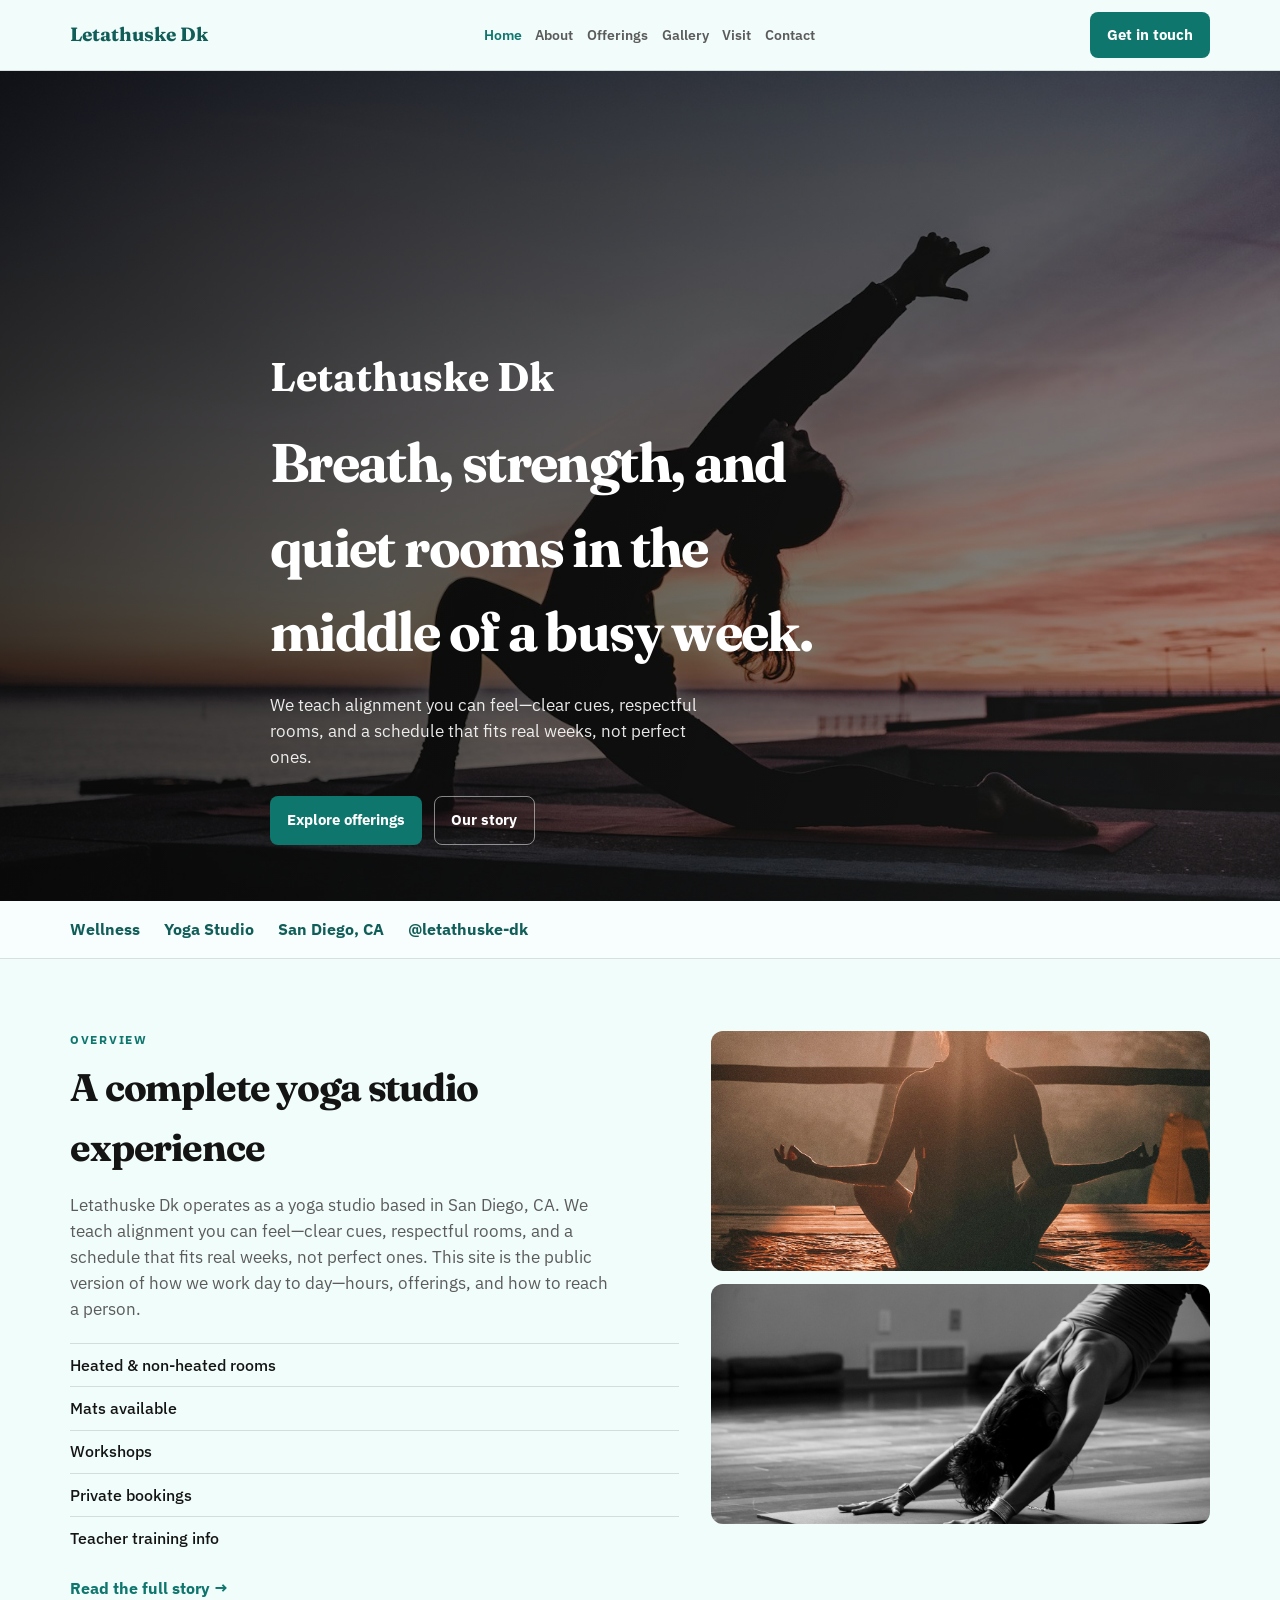
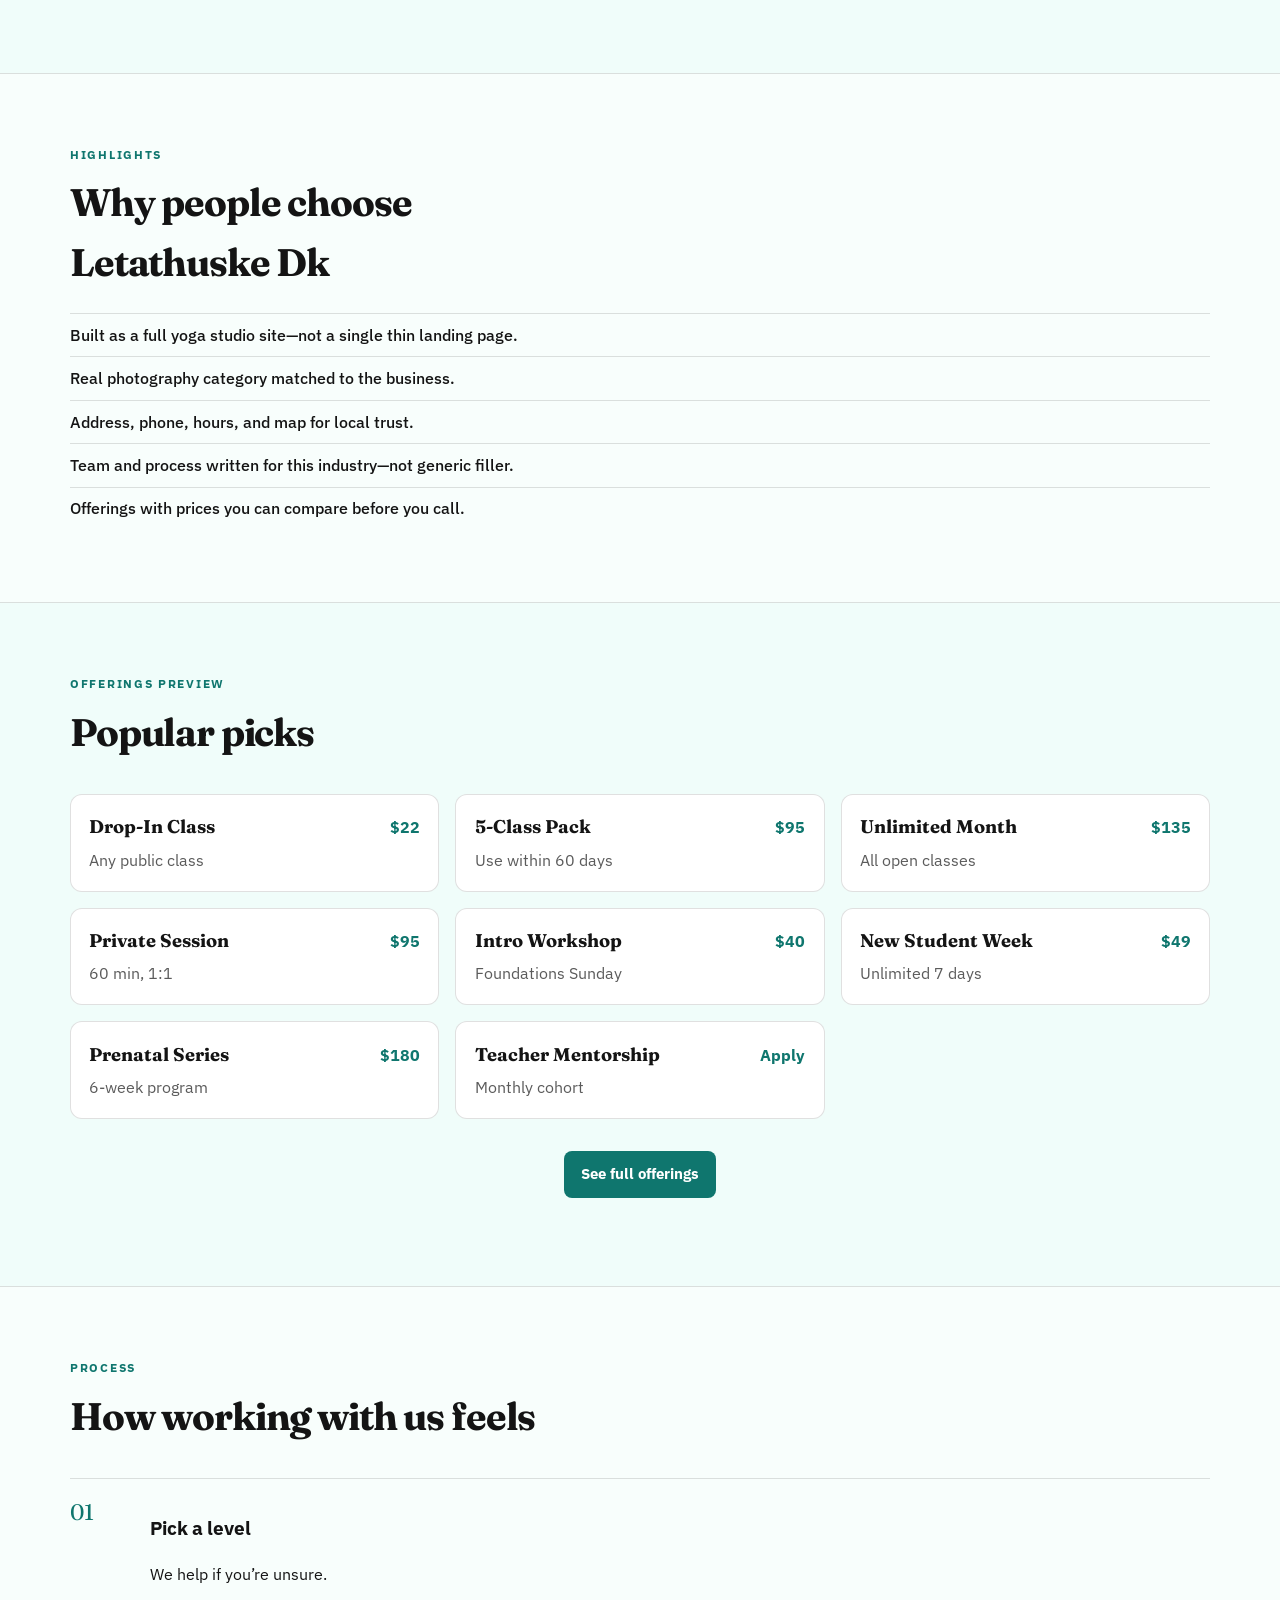
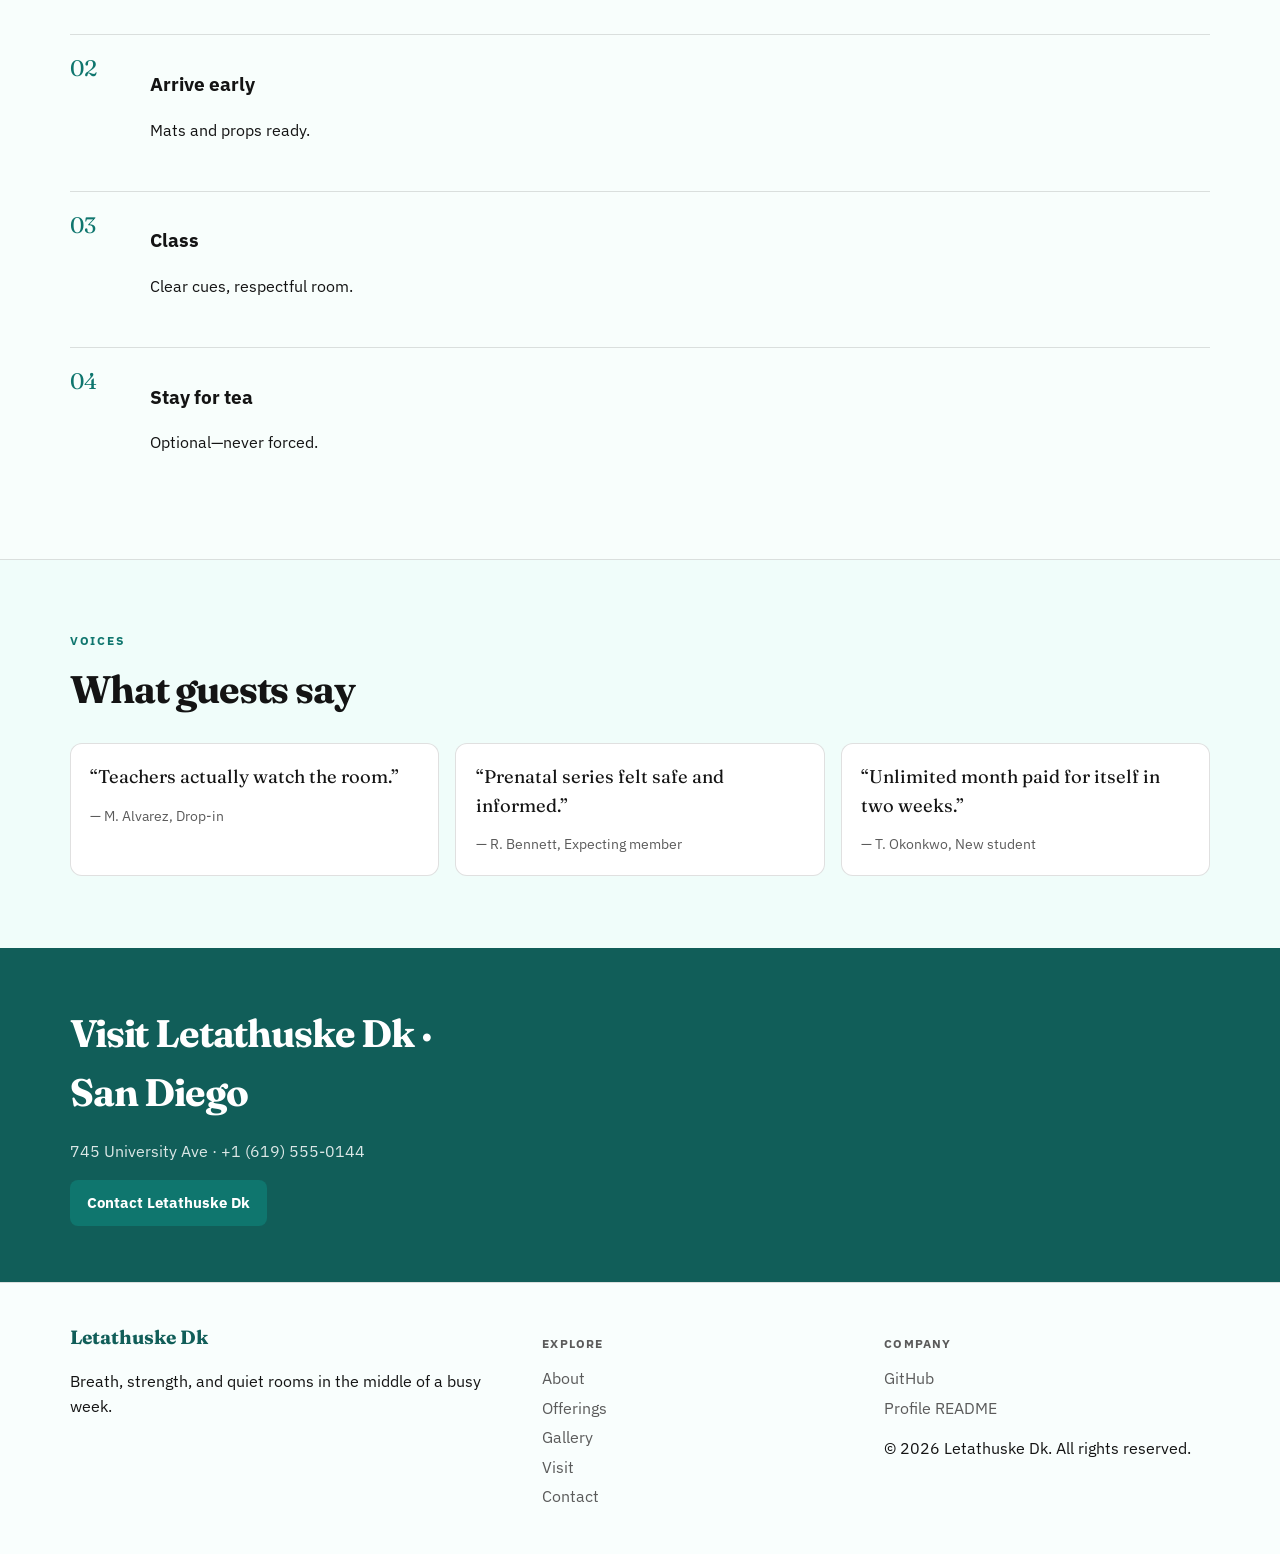
<file: index.html>
<!DOCTYPE html>
<html lang="en">
<head>
  <meta charset="UTF-8" />
  <meta name="viewport" content="width=device-width, initial-scale=1" />
  <title>Letathuske Dk | Yoga Studio</title>
  <meta name="description" content="Letathuske Dk — Breath, strength, and quiet rooms in the middle of a busy week." />
  <link rel="preconnect" href="https://fonts.googleapis.com" />
  <link rel="preconnect" href="https://fonts.gstatic.com" crossorigin />
  <link href="https://fonts.googleapis.com/css2?family=Fraunces:opsz,wght@9..144,600;9..144,700&family=IBM+Plex+Sans:wght@400;500;600;700&display=swap" rel="stylesheet" />
  <link rel="stylesheet" href="styles.css" />
  <link rel="icon" href="favicon.svg" type="image/svg+xml" />
</head>
<body>

  <header class="top">
    <div class="shell bar">
      <a class="logo" href="index.html">Letathuske Dk</a>
      <nav><a href="index.html" class="on">Home</a><a href="about.html">About</a><a href="offerings.html">Offerings</a><a href="gallery.html">Gallery</a><a href="visit.html">Visit</a><a href="contact.html">Contact</a></nav>
      <a class="cta" href="contact.html">Get in touch</a>
    </div>
  </header>
  <main>
    <section class="hero">
      <div class="hero-bg" style="background-image:url('assets/img-1.jpg')"></div>
      <div class="hero-shade"></div>
      <div class="shell hero-copy">
        <p class="brand">Letathuske Dk</p>
        <h1>Breath, strength, and quiet rooms in the middle of a busy week.</h1>
        <p class="lede">We teach alignment you can feel—clear cues, respectful rooms, and a schedule that fits real weeks, not perfect ones.</p>
        <div class="actions">
          <a class="btn solid" href="offerings.html">Explore offerings</a>
          <a class="btn line" href="about.html">Our story</a>
        </div>
      </div>
    </section>

    <section class="strip"><div class="shell strip-row">
      <span>Wellness</span><span>Yoga Studio</span>
      <span>San Diego, CA</span><span>@letathuske-dk</span>
    </div></section>

    <section class="block">
      <div class="shell split">
        <div>
          <p class="eyebrow">Overview</p>
          <h2>A complete yoga studio experience</h2>
          <p class="lead">Letathuske Dk operates as a yoga studio based in San Diego, CA. We teach alignment you can feel—clear cues, respectful rooms, and a schedule that fits real weeks, not perfect ones. This site is the public version of how we work day to day—hours, offerings, and how to reach a person.</p>
          <ul class="checks"><li>Heated & non-heated rooms</li>
<li>Mats available</li>
<li>Workshops</li>
<li>Private bookings</li>
<li>Teacher training info</li></ul>
          <a class="textlink" href="about.html">Read the full story →</a>
        </div>
        <div class="about-photos">
          <img src="assets/img-2.jpg" alt="Letathuske Dk" />
          <img src="assets/img-3.jpg" alt="Letathuske Dk detail" />
        </div>
      </div>
    </section>

    <section class="block tint">
      <div class="shell">
        <p class="eyebrow">Highlights</p>
        <h2>Why people choose Letathuske Dk</h2>
        <ul class="why"><li>Built as a full yoga studio site—not a single thin landing page.</li>
<li>Real photography category matched to the business.</li>
<li>Address, phone, hours, and map for local trust.</li>
<li>Team and process written for this industry—not generic filler.</li>
<li>Offerings with prices you can compare before you call.</li></ul>
      </div>
    </section>

    <section class="block">
      <div class="shell">
        <p class="eyebrow">Offerings preview</p>
        <h2>Popular picks</h2>
        <div class="menu-grid"><article class="item"><div class="item-top"><h3>Drop-In Class</h3><span class="price">$22</span></div><p>Any public class</p></article>
<article class="item"><div class="item-top"><h3>5-Class Pack</h3><span class="price">$95</span></div><p>Use within 60 days</p></article>
<article class="item"><div class="item-top"><h3>Unlimited Month</h3><span class="price">$135</span></div><p>All open classes</p></article>
<article class="item"><div class="item-top"><h3>Private Session</h3><span class="price">$95</span></div><p>60 min, 1:1</p></article>
<article class="item"><div class="item-top"><h3>Intro Workshop</h3><span class="price">$40</span></div><p>Foundations Sunday</p></article>
<article class="item"><div class="item-top"><h3>New Student Week</h3><span class="price">$49</span></div><p>Unlimited 7 days</p></article>
<article class="item"><div class="item-top"><h3>Prenatal Series</h3><span class="price">$180</span></div><p>6-week program</p></article>
<article class="item"><div class="item-top"><h3>Teacher Mentorship</h3><span class="price">Apply</span></div><p>Monthly cohort</p></article></div>
        <p class="center-cta"><a class="btn solid" href="offerings.html">See full offerings</a></p>
      </div>
    </section>

    <section class="block tint">
      <div class="shell">
        <p class="eyebrow">Process</p>
        <h2>How working with us feels</h2>
        <ol class="process"><li><span>01</span><div><h3>Pick a level</h3><p>We help if you’re unsure.</p></div></li>
<li><span>02</span><div><h3>Arrive early</h3><p>Mats and props ready.</p></div></li>
<li><span>03</span><div><h3>Class</h3><p>Clear cues, respectful room.</p></div></li>
<li><span>04</span><div><h3>Stay for tea</h3><p>Optional—never forced.</p></div></li></ol>
      </div>
    </section>

    <section class="block">
      <div class="shell">
        <p class="eyebrow">Voices</p>
        <h2>What guests say</h2>
        <div class="quotes"><blockquote><p>“Teachers actually watch the room.”</p><footer>— M. Alvarez, Drop-in</footer></blockquote>
<blockquote><p>“Prenatal series felt safe and informed.”</p><footer>— R. Bennett, Expecting member</footer></blockquote>
<blockquote><p>“Unlimited month paid for itself in two weeks.”</p><footer>— T. Okonkwo, New student</footer></blockquote></div>
      </div>
    </section>

    <section class="cta-band">
      <div class="shell">
        <h2>Visit Letathuske Dk · San Diego</h2>
        <p>745 University Ave · +1 (619) 555-0144</p>
        <a class="btn solid" href="contact.html">Contact Letathuske Dk</a>
      </div>
    </section>
  </main>

  <footer class="foot">
    <div class="shell foot-grid">
      <div><strong>Letathuske Dk</strong><p>Breath, strength, and quiet rooms in the middle of a busy week.</p></div>
      <div>
        <p class="fh">Explore</p>
        <a href="about.html">About</a>
        <a href="offerings.html">Offerings</a>
        <a href="gallery.html">Gallery</a>
        <a href="visit.html">Visit</a>
        <a href="contact.html">Contact</a>
      </div>
      <div>
        <p class="fh">Company</p>
        <a href="https://github.com/letathuske-dk" target="_blank" rel="noopener">GitHub</a>
        <a href="https://github.com/letathuske-dk/letathuske-dk" target="_blank" rel="noopener">Profile README</a>
        <p>© 2026 Letathuske Dk. All rights reserved.</p>
      </div>
    </div>
  </footer>
</body></html>
</file>
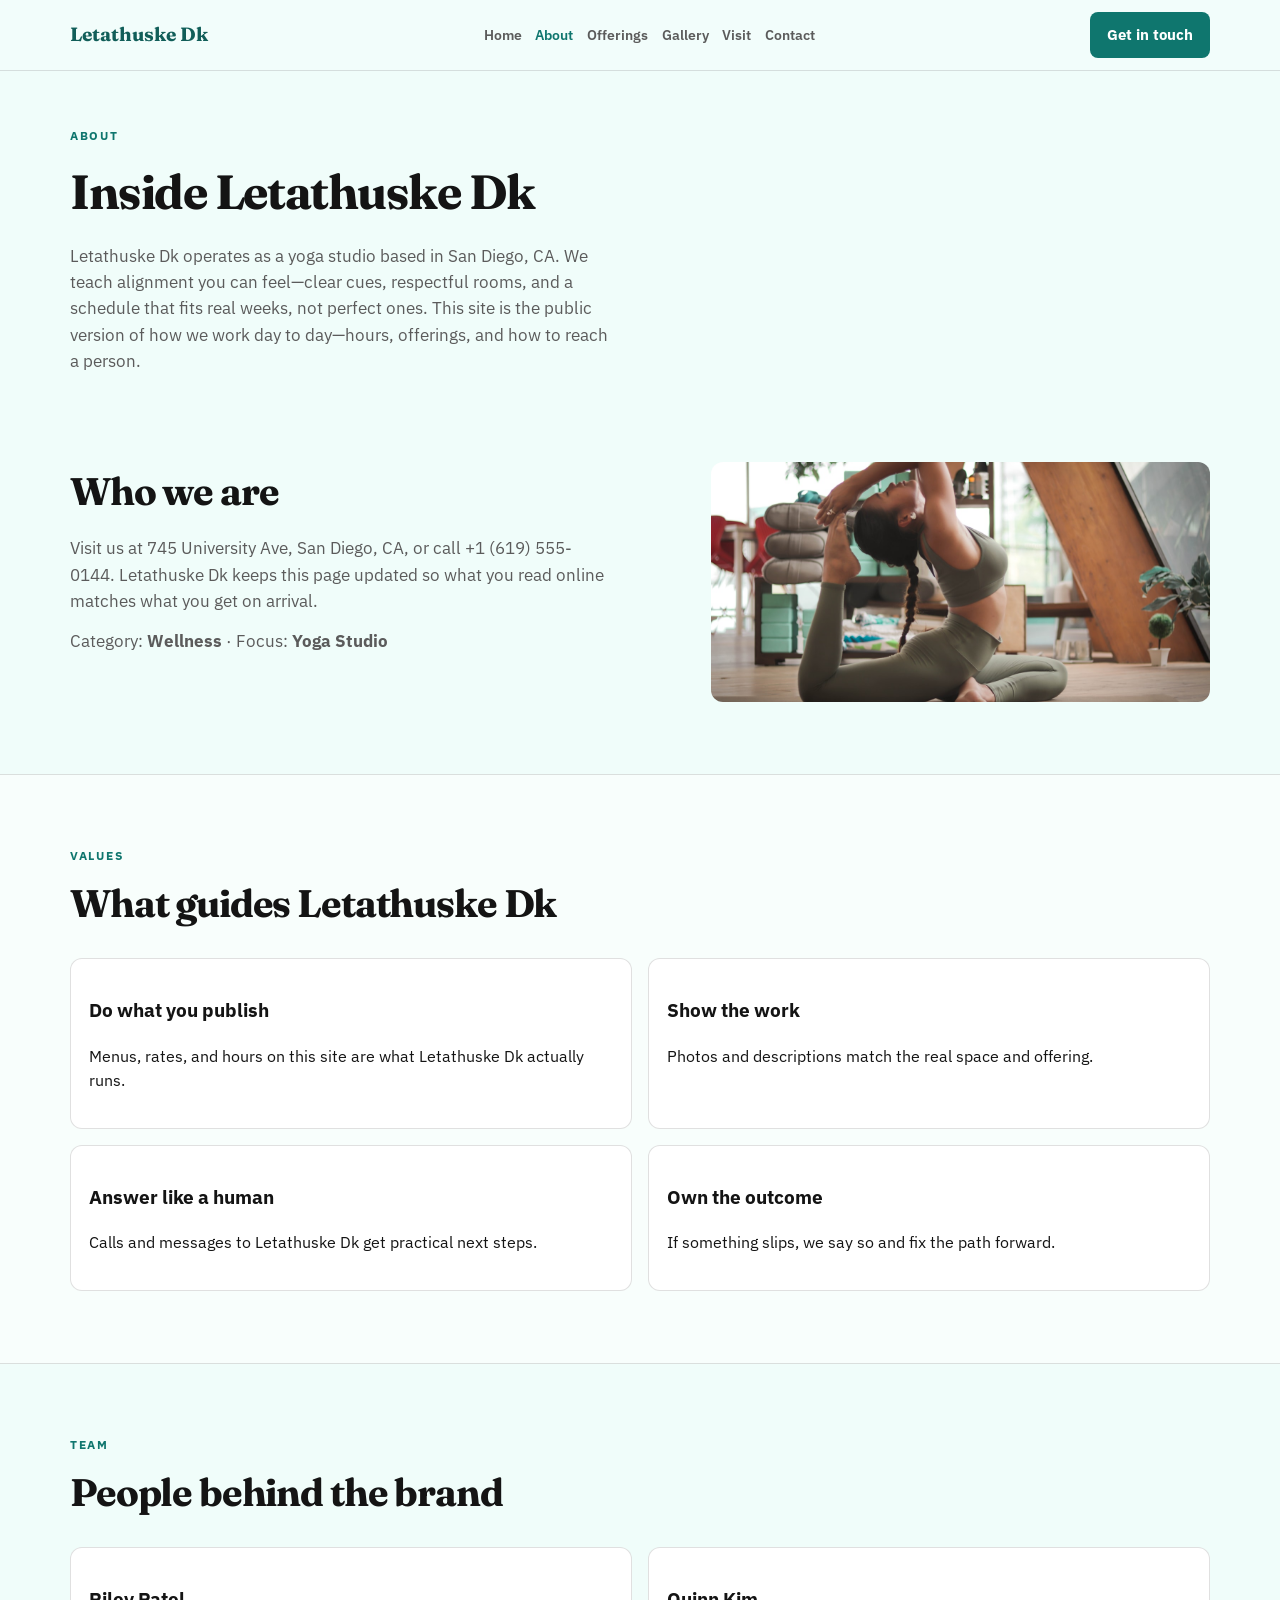
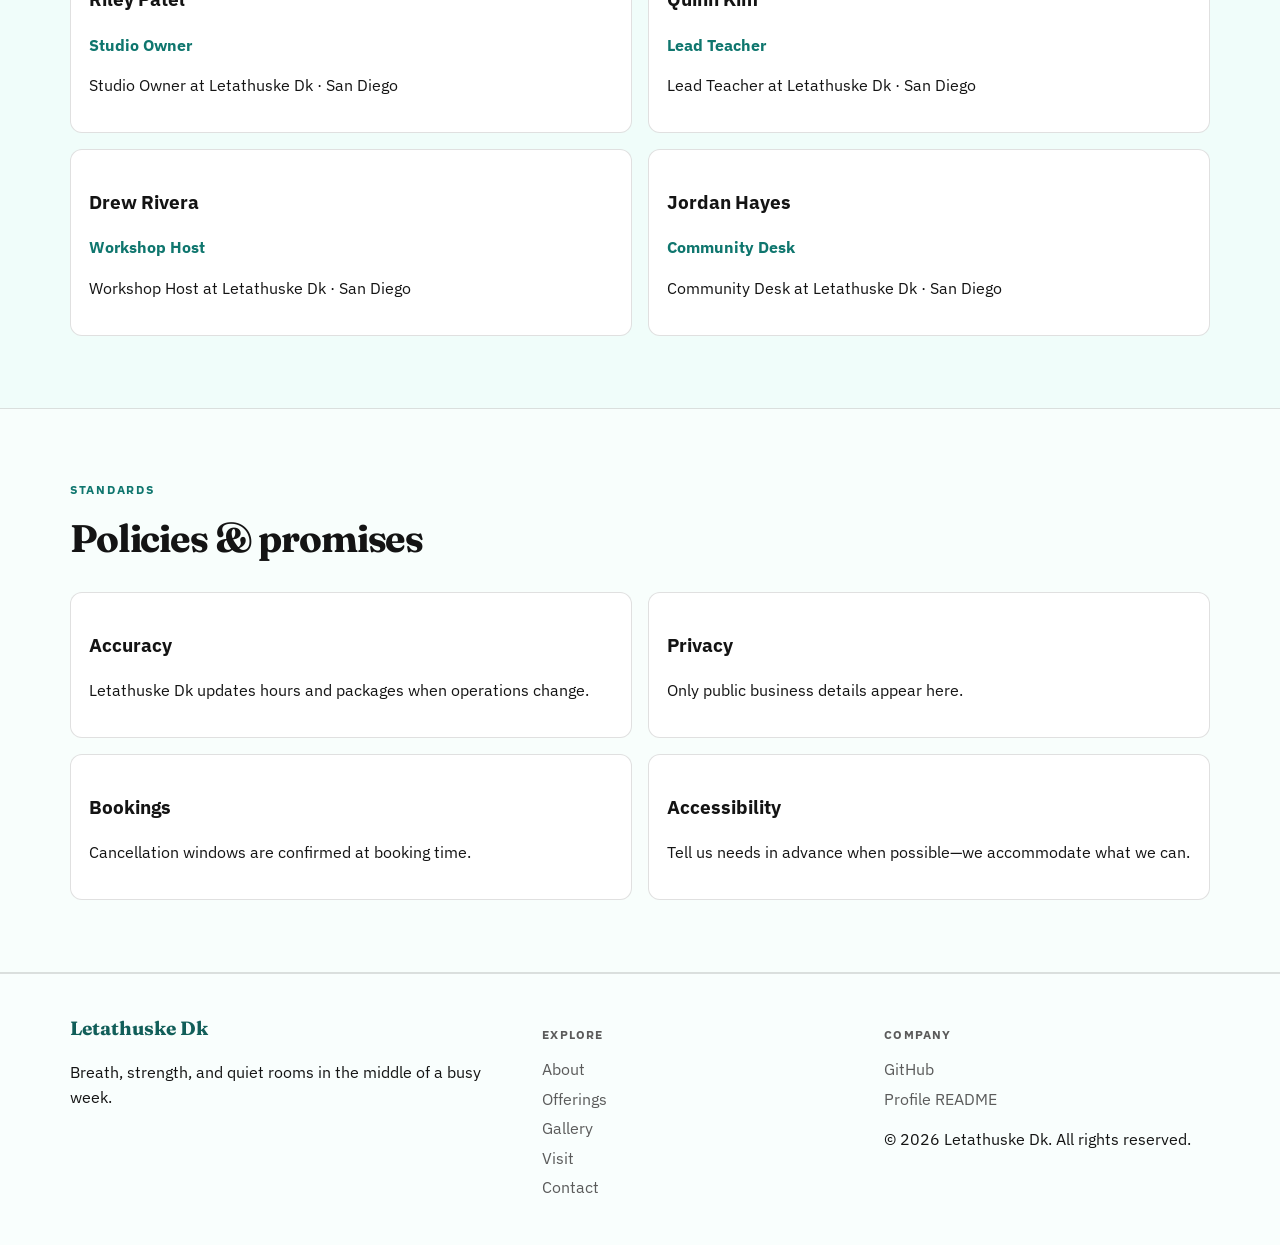
<file: about.html>
<!DOCTYPE html>
<html lang="en">
<head>
  <meta charset="UTF-8" />
  <meta name="viewport" content="width=device-width, initial-scale=1" />
  <title>About | Letathuske Dk</title>
  <meta name="description" content="Letathuske Dk operates as a yoga studio based in San Diego, CA. We teach alignment you can feel—clear cues, respectful rooms, and a schedule that fits" />
  <link rel="preconnect" href="https://fonts.googleapis.com" />
  <link rel="preconnect" href="https://fonts.gstatic.com" crossorigin />
  <link href="https://fonts.googleapis.com/css2?family=Fraunces:opsz,wght@9..144,600;9..144,700&family=IBM+Plex+Sans:wght@400;500;600;700&display=swap" rel="stylesheet" />
  <link rel="stylesheet" href="styles.css" />
  <link rel="icon" href="favicon.svg" type="image/svg+xml" />
</head>
<body>

  <header class="top">
    <div class="shell bar">
      <a class="logo" href="index.html">Letathuske Dk</a>
      <nav><a href="index.html">Home</a><a href="about.html" class="on">About</a><a href="offerings.html">Offerings</a><a href="gallery.html">Gallery</a><a href="visit.html">Visit</a><a href="contact.html">Contact</a></nav>
      <a class="cta" href="contact.html">Get in touch</a>
    </div>
  </header>
  <main class="page">
    <section class="page-hero"><div class="shell">
      <p class="eyebrow">About</p>
      <h1>Inside Letathuske Dk</h1>
      <p class="lead">Letathuske Dk operates as a yoga studio based in San Diego, CA. We teach alignment you can feel—clear cues, respectful rooms, and a schedule that fits real weeks, not perfect ones. This site is the public version of how we work day to day—hours, offerings, and how to reach a person.</p>
    </div></section>
    <section class="block"><div class="shell split">
      <div>
        <h2>Who we are</h2>
        <p class="lead">Visit us at 745 University Ave, San Diego, CA, or call +1 (619) 555-0144. Letathuske Dk keeps this page updated so what you read online matches what you get on arrival.</p>
        <p class="lead">Category: <strong>Wellness</strong> · Focus: <strong>Yoga Studio</strong></p>
      </div>
      <img class="solo" src="assets/img-4.jpg" alt="Letathuske Dk story" />
    </div></section>
    <section class="block tint"><div class="shell">
      <p class="eyebrow">Values</p>
      <h2>What guides Letathuske Dk</h2>
      <div class="value-grid"><article><h3>Do what you publish</h3><p>Menus, rates, and hours on this site are what Letathuske Dk actually runs.</p></article>
<article><h3>Show the work</h3><p>Photos and descriptions match the real space and offering.</p></article>
<article><h3>Answer like a human</h3><p>Calls and messages to Letathuske Dk get practical next steps.</p></article>
<article><h3>Own the outcome</h3><p>If something slips, we say so and fix the path forward.</p></article></div>
    </div></section>
    <section class="block"><div class="shell">
      <p class="eyebrow">Team</p>
      <h2>People behind the brand</h2>
      <div class="team-grid"><article class="person"><h3>Riley Patel</h3><p class="role">Studio Owner</p><p>Studio Owner at Letathuske Dk · San Diego</p></article>
<article class="person"><h3>Quinn Kim</h3><p class="role">Lead Teacher</p><p>Lead Teacher at Letathuske Dk · San Diego</p></article>
<article class="person"><h3>Drew Rivera</h3><p class="role">Workshop Host</p><p>Workshop Host at Letathuske Dk · San Diego</p></article>
<article class="person"><h3>Jordan Hayes</h3><p class="role">Community Desk</p><p>Community Desk at Letathuske Dk · San Diego</p></article></div>
    </div></section>
    <section class="block tint"><div class="shell">
      <p class="eyebrow">Standards</p>
      <h2>Policies &amp; promises</h2>
      <div class="value-grid"><article><h3>Accuracy</h3><p>Letathuske Dk updates hours and packages when operations change.</p></article>
<article><h3>Privacy</h3><p>Only public business details appear here.</p></article>
<article><h3>Bookings</h3><p>Cancellation windows are confirmed at booking time.</p></article>
<article><h3>Accessibility</h3><p>Tell us needs in advance when possible—we accommodate what we can.</p></article></div>
    </div></section>
  </main>

  <footer class="foot">
    <div class="shell foot-grid">
      <div><strong>Letathuske Dk</strong><p>Breath, strength, and quiet rooms in the middle of a busy week.</p></div>
      <div>
        <p class="fh">Explore</p>
        <a href="about.html">About</a>
        <a href="offerings.html">Offerings</a>
        <a href="gallery.html">Gallery</a>
        <a href="visit.html">Visit</a>
        <a href="contact.html">Contact</a>
      </div>
      <div>
        <p class="fh">Company</p>
        <a href="https://github.com/letathuske-dk" target="_blank" rel="noopener">GitHub</a>
        <a href="https://github.com/letathuske-dk/letathuske-dk" target="_blank" rel="noopener">Profile README</a>
        <p>© 2026 Letathuske Dk. All rights reserved.</p>
      </div>
    </div>
  </footer>
</body></html>
</file>
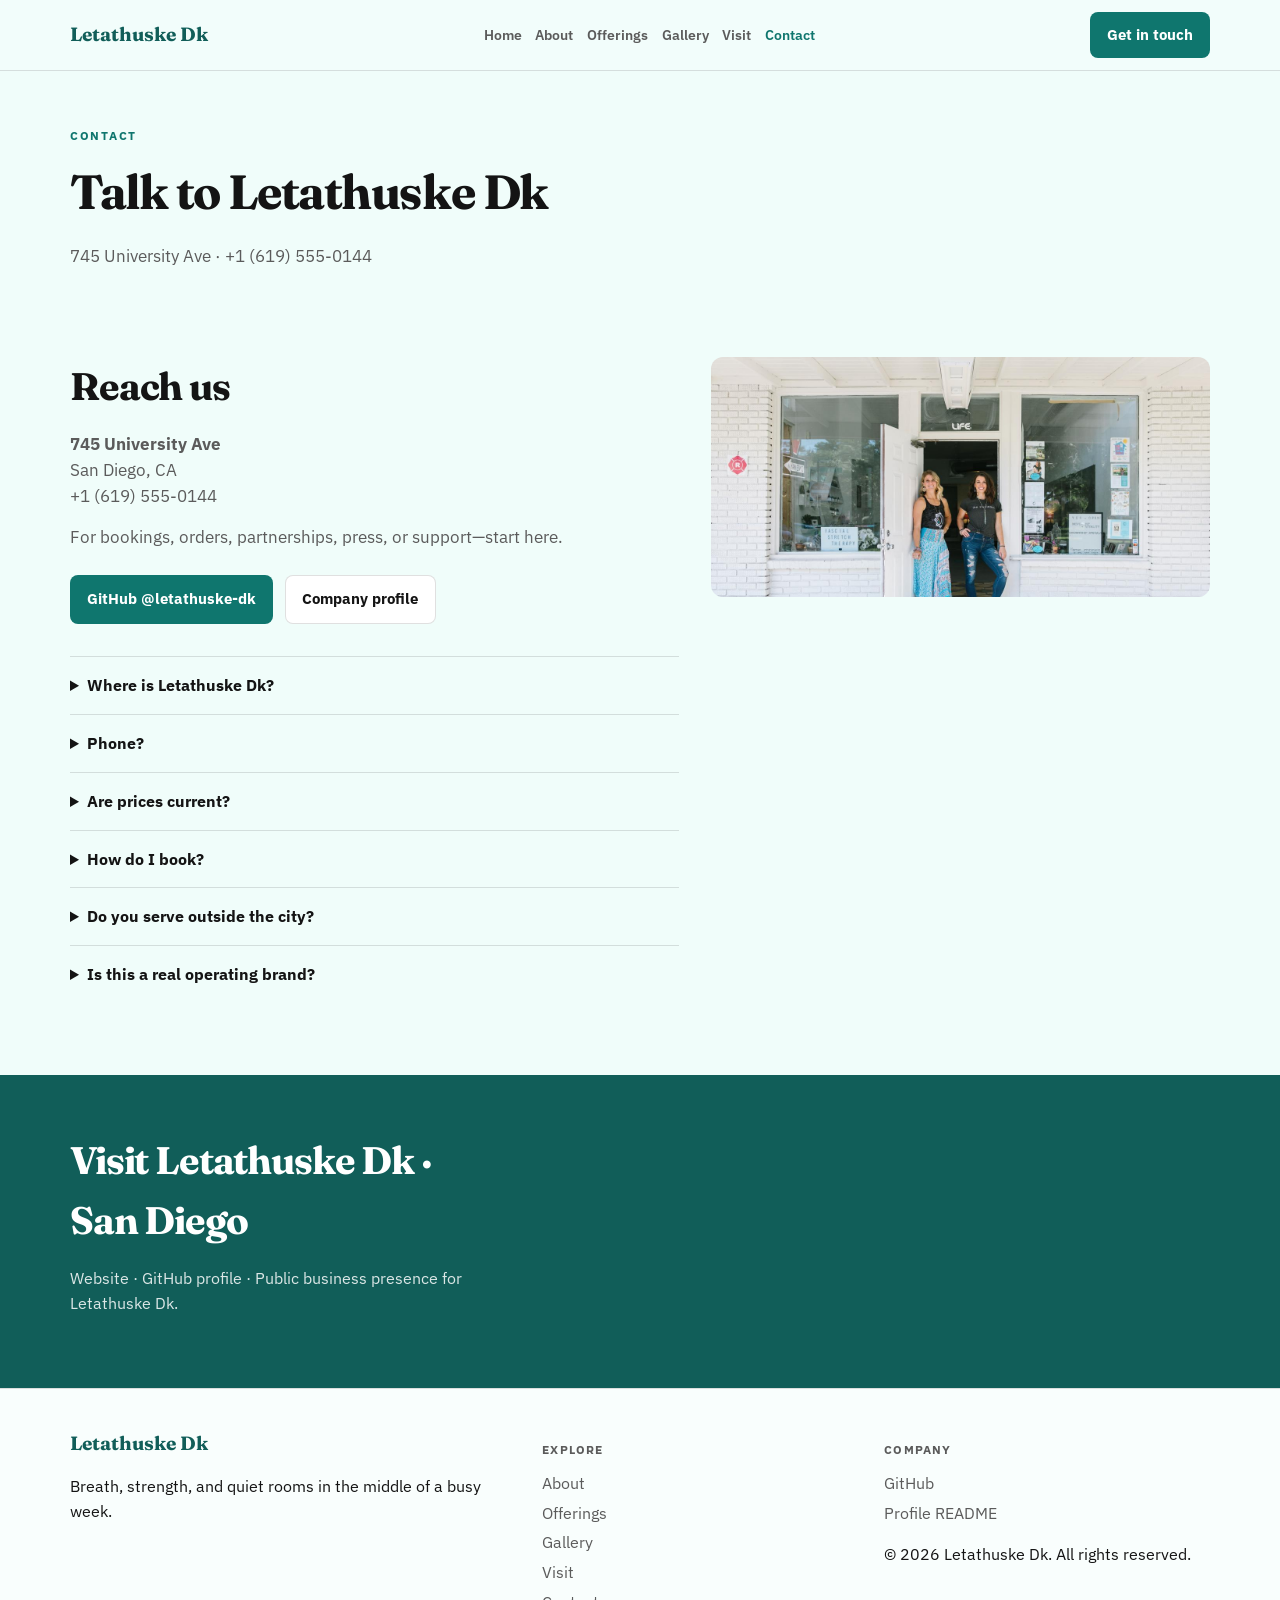
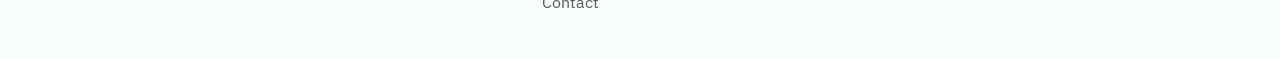
<file: contact.html>
<!DOCTYPE html>
<html lang="en">
<head>
  <meta charset="UTF-8" />
  <meta name="viewport" content="width=device-width, initial-scale=1" />
  <title>Contact | Letathuske Dk</title>
  <meta name="description" content="Contact Letathuske Dk" />
  <link rel="preconnect" href="https://fonts.googleapis.com" />
  <link rel="preconnect" href="https://fonts.gstatic.com" crossorigin />
  <link href="https://fonts.googleapis.com/css2?family=Fraunces:opsz,wght@9..144,600;9..144,700&family=IBM+Plex+Sans:wght@400;500;600;700&display=swap" rel="stylesheet" />
  <link rel="stylesheet" href="styles.css" />
  <link rel="icon" href="favicon.svg" type="image/svg+xml" />
</head>
<body>

  <header class="top">
    <div class="shell bar">
      <a class="logo" href="index.html">Letathuske Dk</a>
      <nav><a href="index.html">Home</a><a href="about.html">About</a><a href="offerings.html">Offerings</a><a href="gallery.html">Gallery</a><a href="visit.html">Visit</a><a href="contact.html" class="on">Contact</a></nav>
      <a class="cta" href="contact.html">Get in touch</a>
    </div>
  </header>
  <main class="page">
    <section class="page-hero"><div class="shell">
      <p class="eyebrow">Contact</p>
      <h1>Talk to Letathuske Dk</h1>
      <p class="lead">745 University Ave · +1 (619) 555-0144</p>
    </div></section>
    <section class="block"><div class="shell split">
      <div>
        <h2>Reach us</h2>
        <p class="lead"><strong>745 University Ave</strong><br/>San Diego, CA<br/>+1 (619) 555-0144</p>
        <p class="lead">For bookings, orders, partnerships, press, or support—start here.</p>
        <div class="actions">
          <a class="btn solid" href="https://github.com/letathuske-dk" target="_blank" rel="noopener">GitHub @letathuske-dk</a>
          <a class="btn quiet" href="https://github.com/letathuske-dk/letathuske-dk" target="_blank" rel="noopener">Company profile</a>
        </div>
        <div class="faq" style="margin-top:2rem"><details><summary>Where is Letathuske Dk?</summary><p>745 University Ave, San Diego, CA. Map on the Visit page.</p></details>
<details><summary>Phone?</summary><p>+1 (619) 555-0144</p></details>
<details><summary>Are prices current?</summary><p>Public packages reflect current rates and can change seasonally—we update this site when they do.</p></details>
<details><summary>How do I book?</summary><p>Use Contact or call +1 (619) 555-0144. Custom work may need a short consult first.</p></details>
<details><summary>Do you serve outside the city?</summary><p>Primary area is San Diego, CA. Ask if you need regional coverage.</p></details>
<details><summary>Is this a real operating brand?</summary><p>Yes—Letathuske Dk publishes address, hours, and offerings for a working yoga studio.</p></details></div>
      </div>
      <img class="solo" src="assets/img-7.jpg" alt="contact" />
    </div></section>
    <section class="cta-band"><div class="shell">
      <h2>Visit Letathuske Dk · San Diego</h2>
      <p>Website · GitHub profile · Public business presence for Letathuske Dk.</p>
    </div></section>
  </main>

  <footer class="foot">
    <div class="shell foot-grid">
      <div><strong>Letathuske Dk</strong><p>Breath, strength, and quiet rooms in the middle of a busy week.</p></div>
      <div>
        <p class="fh">Explore</p>
        <a href="about.html">About</a>
        <a href="offerings.html">Offerings</a>
        <a href="gallery.html">Gallery</a>
        <a href="visit.html">Visit</a>
        <a href="contact.html">Contact</a>
      </div>
      <div>
        <p class="fh">Company</p>
        <a href="https://github.com/letathuske-dk" target="_blank" rel="noopener">GitHub</a>
        <a href="https://github.com/letathuske-dk/letathuske-dk" target="_blank" rel="noopener">Profile README</a>
        <p>© 2026 Letathuske Dk. All rights reserved.</p>
      </div>
    </div>
  </footer>
</body></html>
</file>
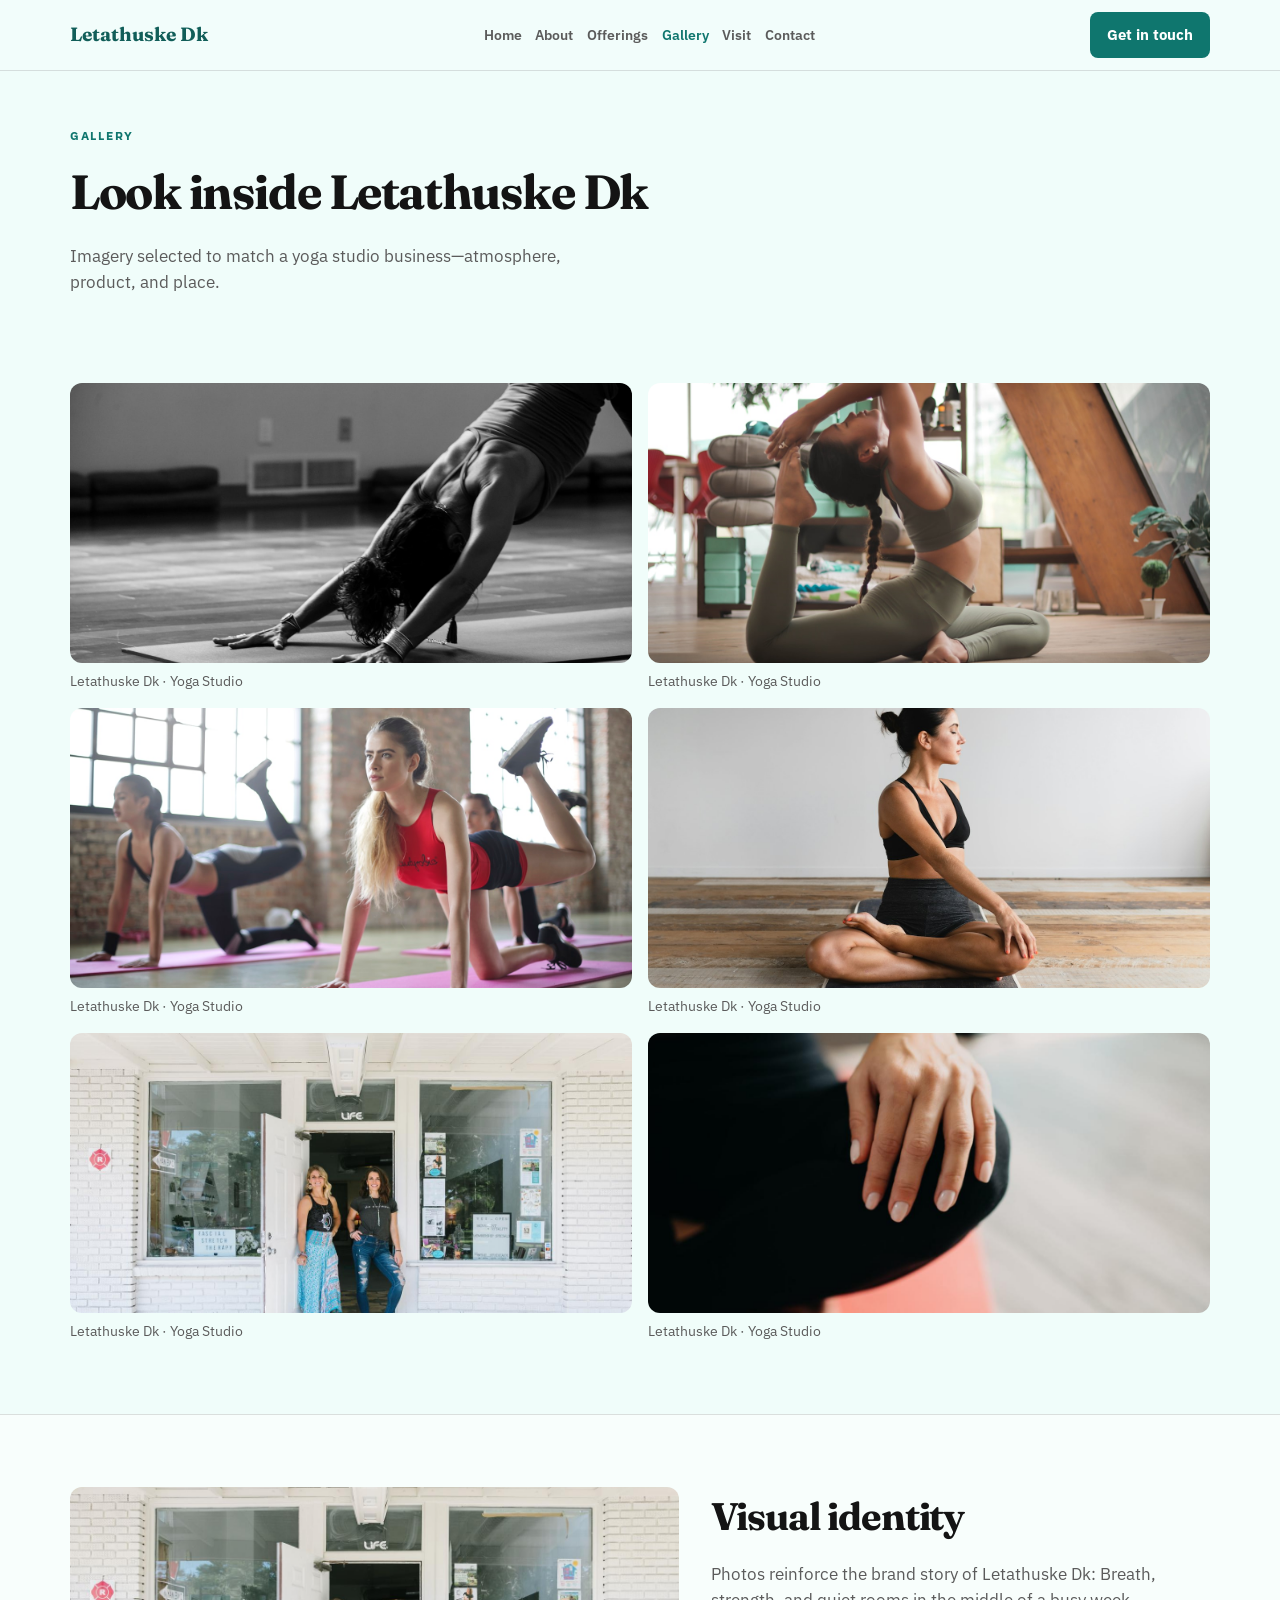
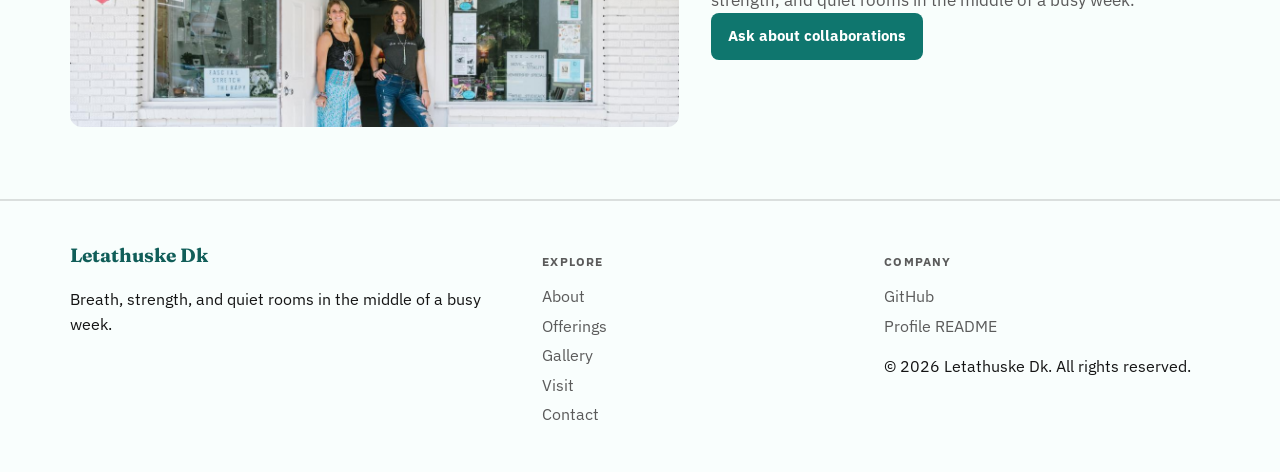
<file: gallery.html>
<!DOCTYPE html>
<html lang="en">
<head>
  <meta charset="UTF-8" />
  <meta name="viewport" content="width=device-width, initial-scale=1" />
  <title>Gallery | Letathuske Dk</title>
  <meta name="description" content="Visual gallery for Letathuske Dk" />
  <link rel="preconnect" href="https://fonts.googleapis.com" />
  <link rel="preconnect" href="https://fonts.gstatic.com" crossorigin />
  <link href="https://fonts.googleapis.com/css2?family=Fraunces:opsz,wght@9..144,600;9..144,700&family=IBM+Plex+Sans:wght@400;500;600;700&display=swap" rel="stylesheet" />
  <link rel="stylesheet" href="styles.css" />
  <link rel="icon" href="favicon.svg" type="image/svg+xml" />
</head>
<body>

  <header class="top">
    <div class="shell bar">
      <a class="logo" href="index.html">Letathuske Dk</a>
      <nav><a href="index.html">Home</a><a href="about.html">About</a><a href="offerings.html">Offerings</a><a href="gallery.html" class="on">Gallery</a><a href="visit.html">Visit</a><a href="contact.html">Contact</a></nav>
      <a class="cta" href="contact.html">Get in touch</a>
    </div>
  </header>
  <main class="page">
    <section class="page-hero"><div class="shell">
      <p class="eyebrow">Gallery</p>
      <h1>Look inside Letathuske Dk</h1>
      <p class="lead">Imagery selected to match a yoga studio business—atmosphere, product, and place.</p>
    </div></section>
    <section class="block"><div class="shell gallery-rich"><figure><img src="assets/img-3.jpg" alt="Letathuske Dk gallery 1" /><figcaption>Letathuske Dk · Yoga Studio</figcaption></figure>
<figure><img src="assets/img-4.jpg" alt="Letathuske Dk gallery 2" /><figcaption>Letathuske Dk · Yoga Studio</figcaption></figure>
<figure><img src="assets/img-5.jpg" alt="Letathuske Dk gallery 3" /><figcaption>Letathuske Dk · Yoga Studio</figcaption></figure>
<figure><img src="assets/img-6.jpg" alt="Letathuske Dk gallery 4" /><figcaption>Letathuske Dk · Yoga Studio</figcaption></figure>
<figure><img src="assets/img-7.jpg" alt="Letathuske Dk gallery 5" /><figcaption>Letathuske Dk · Yoga Studio</figcaption></figure>
<figure><img src="assets/img-8.jpg" alt="Letathuske Dk gallery 6" /><figcaption>Letathuske Dk · Yoga Studio</figcaption></figure></div></section>
    <section class="block tint"><div class="shell split">
      <img class="solo" src="assets/img-9.jpg" alt="more" />
      <div>
        <h2>Visual identity</h2>
        <p class="lead">Photos reinforce the brand story of Letathuske Dk: Breath, strength, and quiet rooms in the middle of a busy week.</p>
        <a class="btn solid" href="contact.html">Ask about collaborations</a>
      </div>
    </div></section>
  </main>

  <footer class="foot">
    <div class="shell foot-grid">
      <div><strong>Letathuske Dk</strong><p>Breath, strength, and quiet rooms in the middle of a busy week.</p></div>
      <div>
        <p class="fh">Explore</p>
        <a href="about.html">About</a>
        <a href="offerings.html">Offerings</a>
        <a href="gallery.html">Gallery</a>
        <a href="visit.html">Visit</a>
        <a href="contact.html">Contact</a>
      </div>
      <div>
        <p class="fh">Company</p>
        <a href="https://github.com/letathuske-dk" target="_blank" rel="noopener">GitHub</a>
        <a href="https://github.com/letathuske-dk/letathuske-dk" target="_blank" rel="noopener">Profile README</a>
        <p>© 2026 Letathuske Dk. All rights reserved.</p>
      </div>
    </div>
  </footer>
</body></html>
</file>
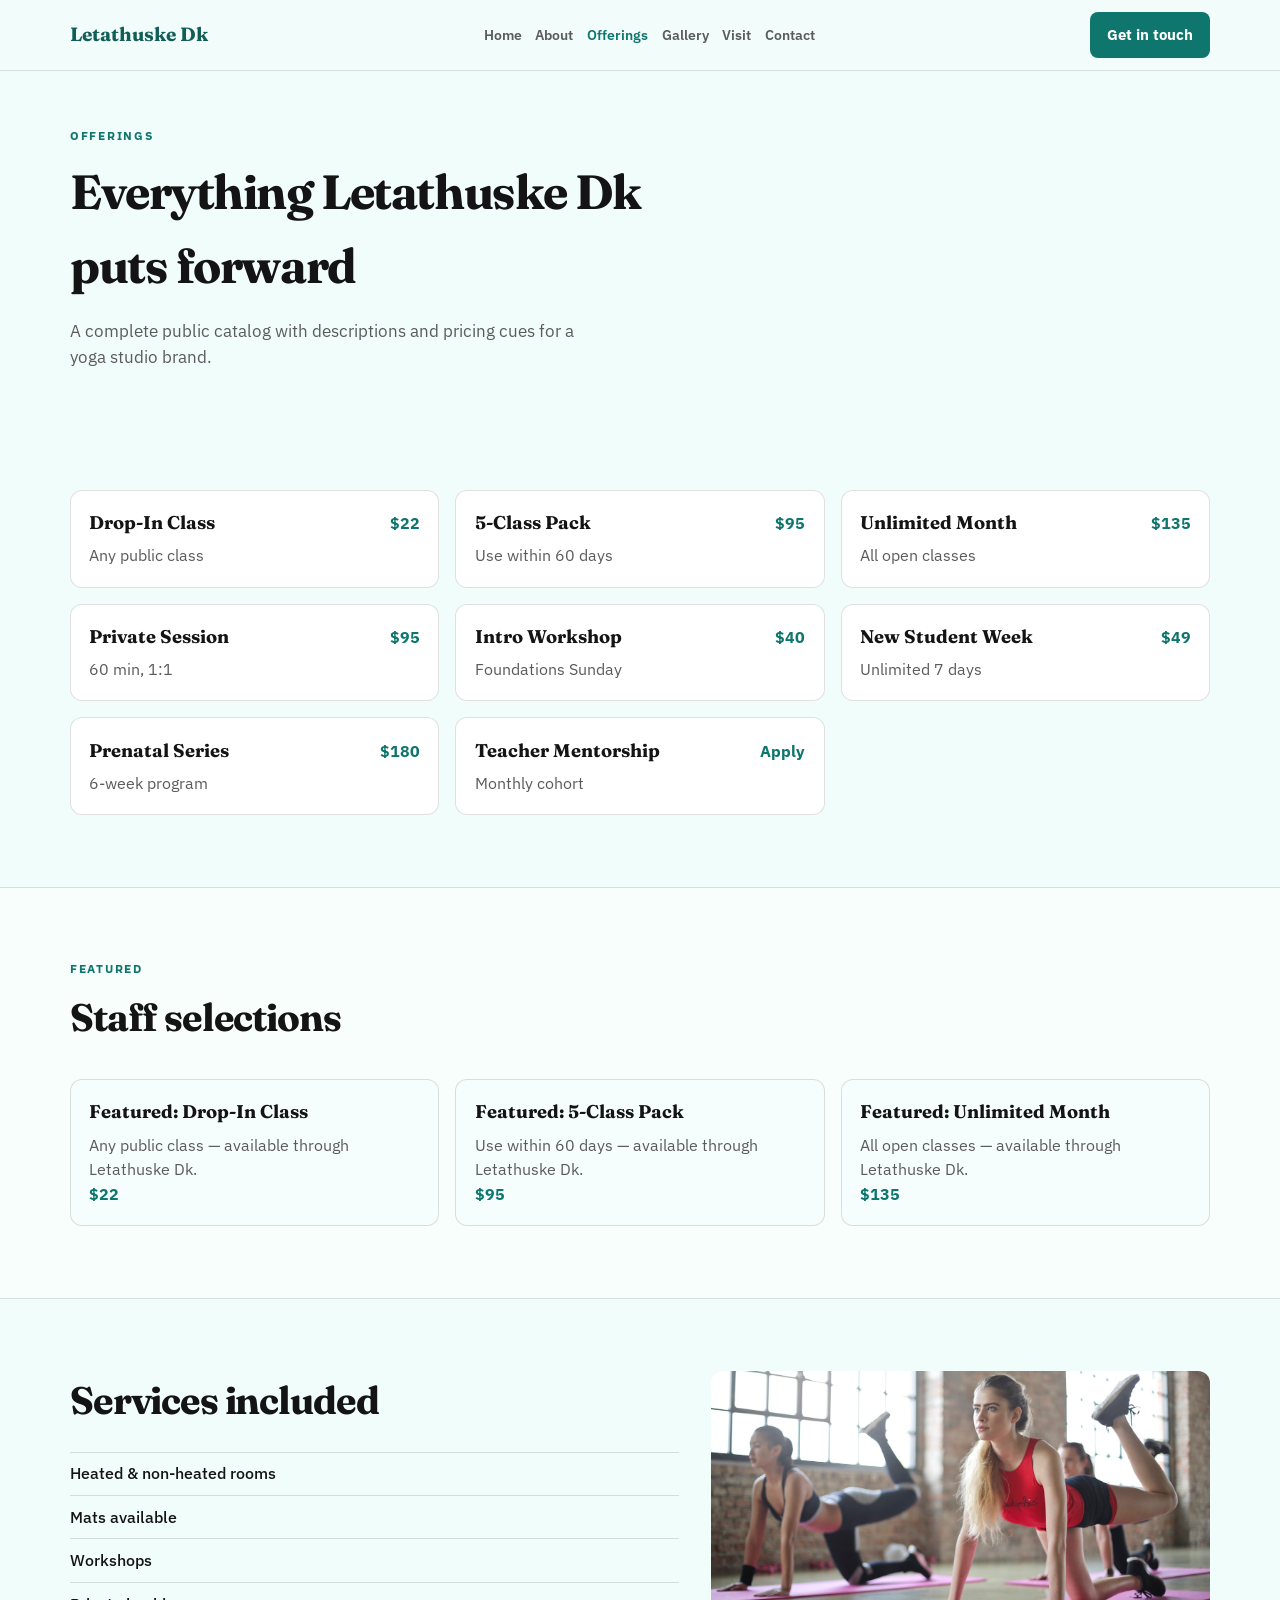
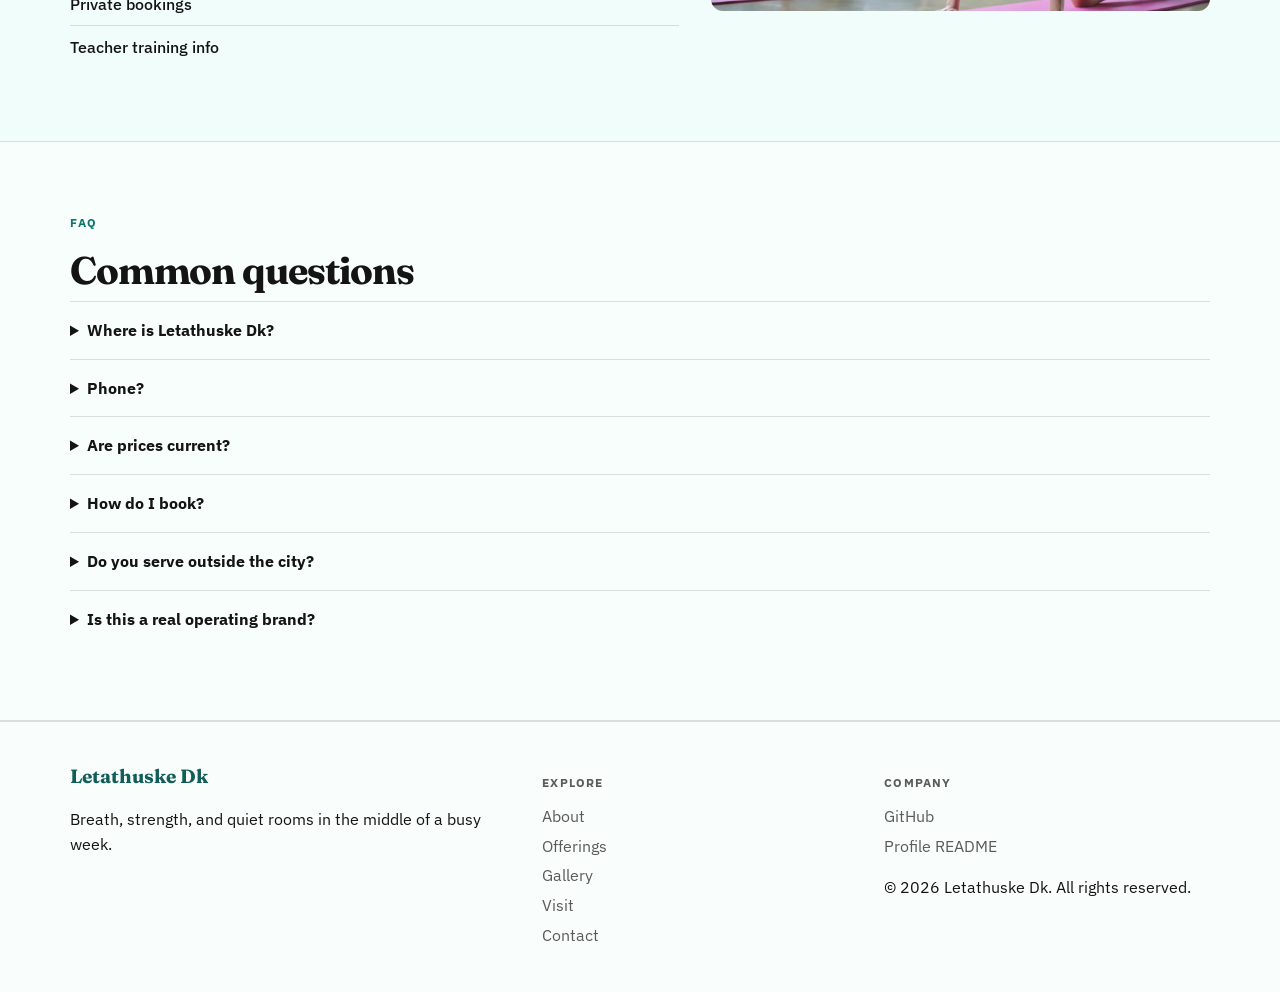
<file: offerings.html>
<!DOCTYPE html>
<html lang="en">
<head>
  <meta charset="UTF-8" />
  <meta name="viewport" content="width=device-width, initial-scale=1" />
  <title>Offerings | Letathuske Dk</title>
  <meta name="description" content="Full offerings for Letathuske Dk" />
  <link rel="preconnect" href="https://fonts.googleapis.com" />
  <link rel="preconnect" href="https://fonts.gstatic.com" crossorigin />
  <link href="https://fonts.googleapis.com/css2?family=Fraunces:opsz,wght@9..144,600;9..144,700&family=IBM+Plex+Sans:wght@400;500;600;700&display=swap" rel="stylesheet" />
  <link rel="stylesheet" href="styles.css" />
  <link rel="icon" href="favicon.svg" type="image/svg+xml" />
</head>
<body>

  <header class="top">
    <div class="shell bar">
      <a class="logo" href="index.html">Letathuske Dk</a>
      <nav><a href="index.html">Home</a><a href="about.html">About</a><a href="offerings.html" class="on">Offerings</a><a href="gallery.html">Gallery</a><a href="visit.html">Visit</a><a href="contact.html">Contact</a></nav>
      <a class="cta" href="contact.html">Get in touch</a>
    </div>
  </header>
  <main class="page">
    <section class="page-hero"><div class="shell">
      <p class="eyebrow">Offerings</p>
      <h1>Everything Letathuske Dk puts forward</h1>
      <p class="lead">A complete public catalog with descriptions and pricing cues for a yoga studio brand.</p>
    </div></section>
    <section class="block"><div class="shell">
      <div class="menu-grid"><article class="item"><div class="item-top"><h3>Drop-In Class</h3><span class="price">$22</span></div><p>Any public class</p></article>
<article class="item"><div class="item-top"><h3>5-Class Pack</h3><span class="price">$95</span></div><p>Use within 60 days</p></article>
<article class="item"><div class="item-top"><h3>Unlimited Month</h3><span class="price">$135</span></div><p>All open classes</p></article>
<article class="item"><div class="item-top"><h3>Private Session</h3><span class="price">$95</span></div><p>60 min, 1:1</p></article>
<article class="item"><div class="item-top"><h3>Intro Workshop</h3><span class="price">$40</span></div><p>Foundations Sunday</p></article>
<article class="item"><div class="item-top"><h3>New Student Week</h3><span class="price">$49</span></div><p>Unlimited 7 days</p></article>
<article class="item"><div class="item-top"><h3>Prenatal Series</h3><span class="price">$180</span></div><p>6-week program</p></article>
<article class="item"><div class="item-top"><h3>Teacher Mentorship</h3><span class="price">Apply</span></div><p>Monthly cohort</p></article></div>
    </div></section>
    <section class="block tint"><div class="shell">
      <p class="eyebrow">Featured</p>
      <h2>Staff selections</h2>
      <div class="menu-grid"><article class="item soft"><h3>Featured: Drop-In Class</h3><p>Any public class — available through Letathuske Dk.</p><span class="price">$22</span></article>
<article class="item soft"><h3>Featured: 5-Class Pack</h3><p>Use within 60 days — available through Letathuske Dk.</p><span class="price">$95</span></article>
<article class="item soft"><h3>Featured: Unlimited Month</h3><p>All open classes — available through Letathuske Dk.</p><span class="price">$135</span></article></div>
    </div></section>
    <section class="block"><div class="shell split">
      <div>
        <h2>Services included</h2>
        <ul class="checks"><li>Heated & non-heated rooms</li>
<li>Mats available</li>
<li>Workshops</li>
<li>Private bookings</li>
<li>Teacher training info</li></ul>
      </div>
      <img class="solo" src="assets/img-5.jpg" alt="offerings" />
    </div></section>
    <section class="block tint"><div class="shell">
      <p class="eyebrow">FAQ</p>
      <h2>Common questions</h2>
      <div class="faq"><details><summary>Where is Letathuske Dk?</summary><p>745 University Ave, San Diego, CA. Map on the Visit page.</p></details>
<details><summary>Phone?</summary><p>+1 (619) 555-0144</p></details>
<details><summary>Are prices current?</summary><p>Public packages reflect current rates and can change seasonally—we update this site when they do.</p></details>
<details><summary>How do I book?</summary><p>Use Contact or call +1 (619) 555-0144. Custom work may need a short consult first.</p></details>
<details><summary>Do you serve outside the city?</summary><p>Primary area is San Diego, CA. Ask if you need regional coverage.</p></details>
<details><summary>Is this a real operating brand?</summary><p>Yes—Letathuske Dk publishes address, hours, and offerings for a working yoga studio.</p></details></div>
    </div></section>
  </main>

  <footer class="foot">
    <div class="shell foot-grid">
      <div><strong>Letathuske Dk</strong><p>Breath, strength, and quiet rooms in the middle of a busy week.</p></div>
      <div>
        <p class="fh">Explore</p>
        <a href="about.html">About</a>
        <a href="offerings.html">Offerings</a>
        <a href="gallery.html">Gallery</a>
        <a href="visit.html">Visit</a>
        <a href="contact.html">Contact</a>
      </div>
      <div>
        <p class="fh">Company</p>
        <a href="https://github.com/letathuske-dk" target="_blank" rel="noopener">GitHub</a>
        <a href="https://github.com/letathuske-dk/letathuske-dk" target="_blank" rel="noopener">Profile README</a>
        <p>© 2026 Letathuske Dk. All rights reserved.</p>
      </div>
    </div>
  </footer>
</body></html>
</file>
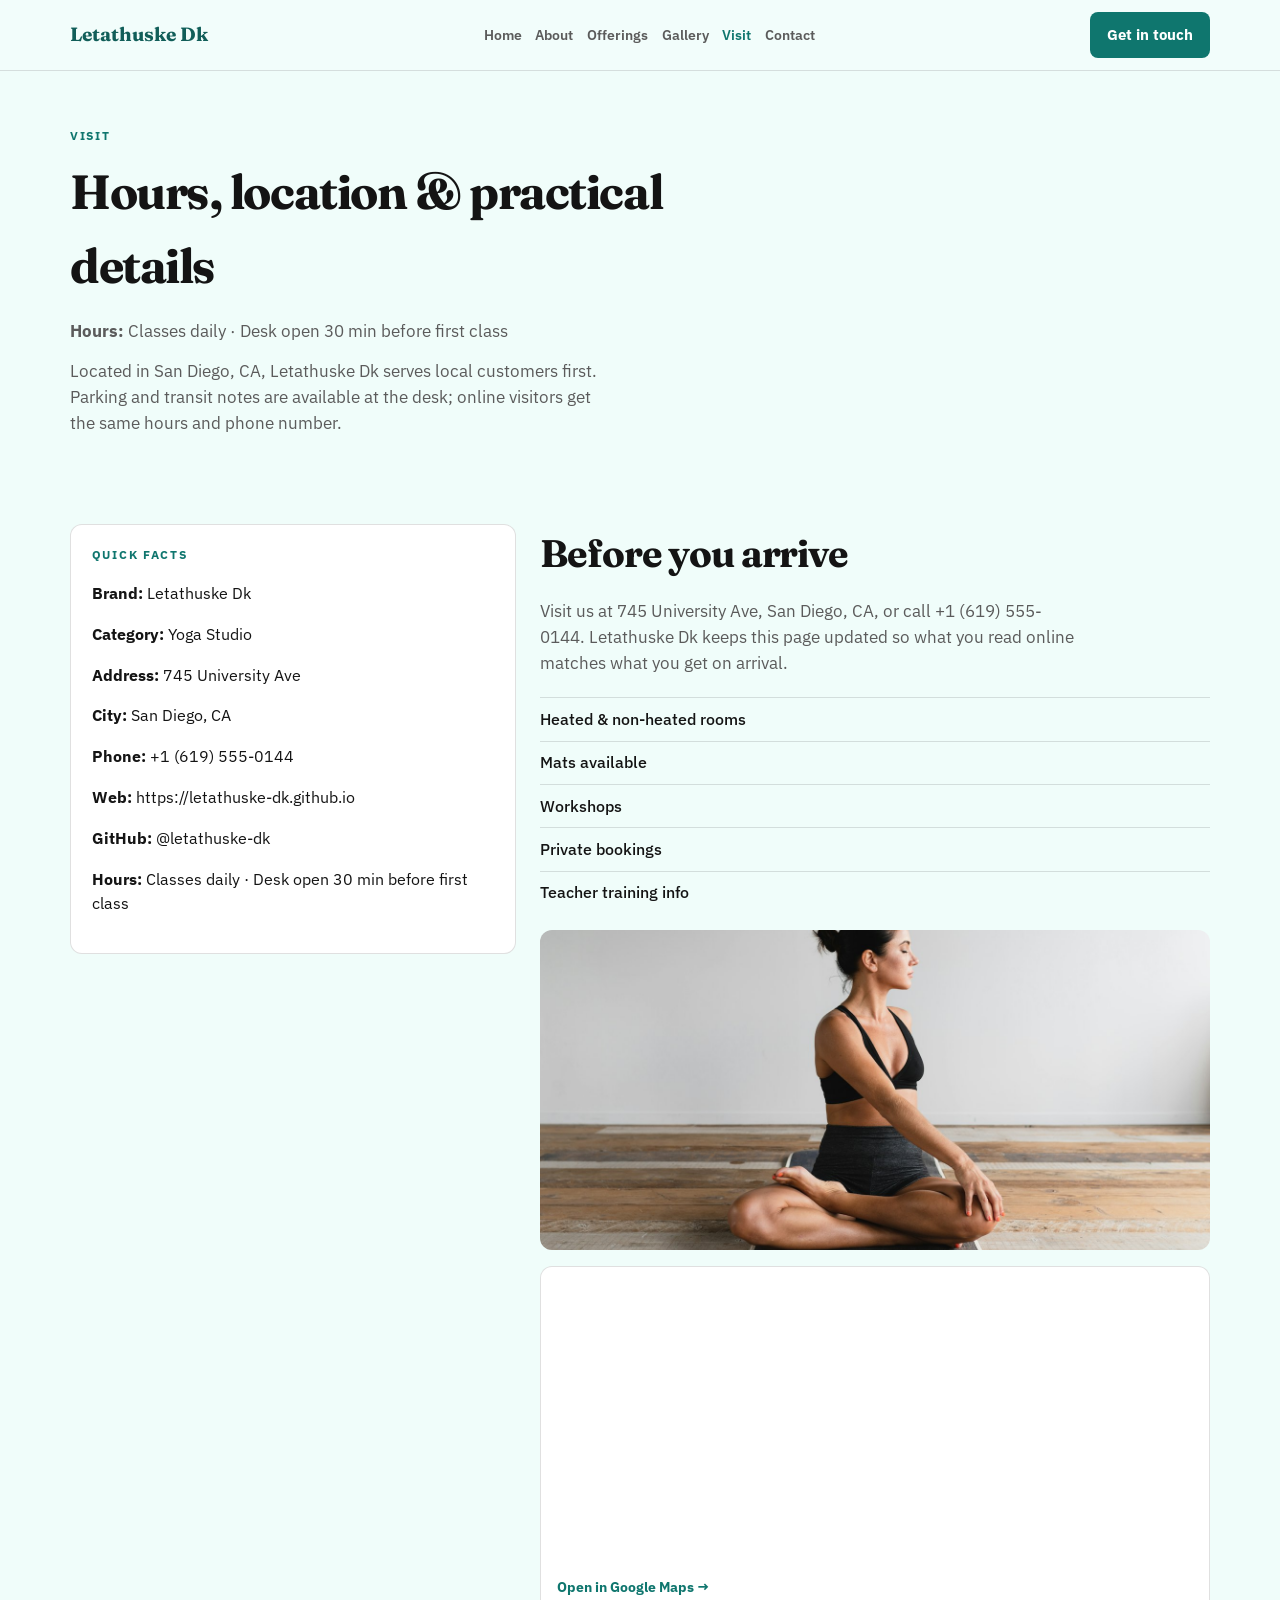
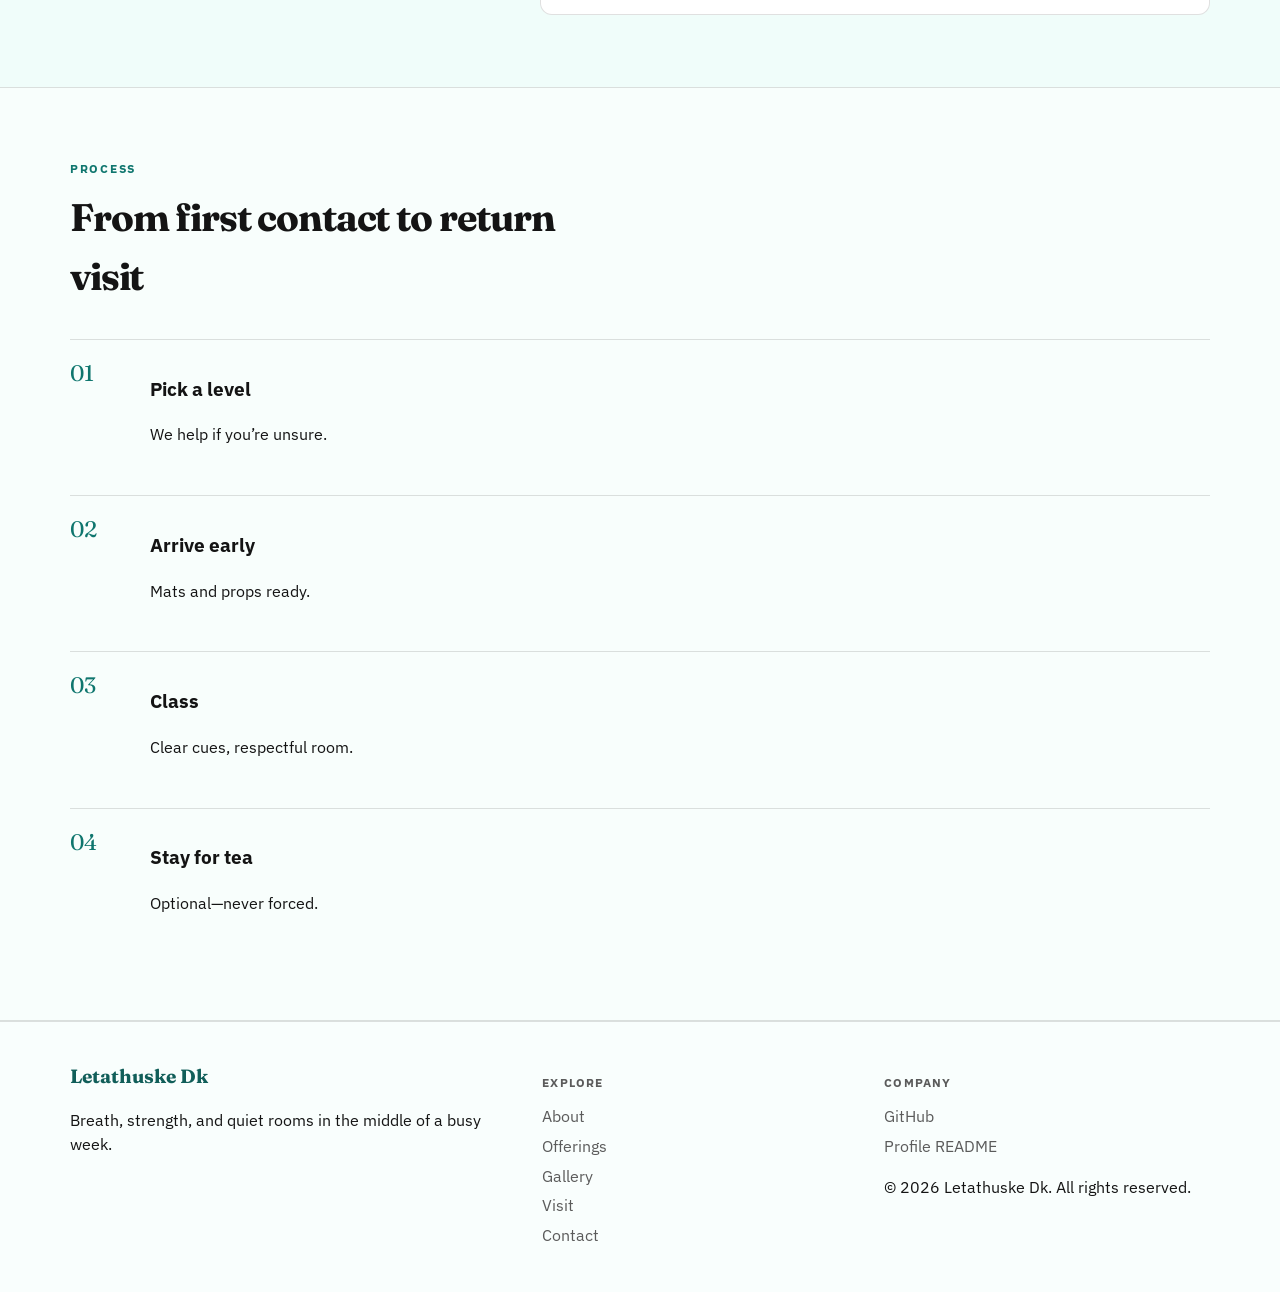
<file: visit.html>
<!DOCTYPE html>
<html lang="en">
<head>
  <meta charset="UTF-8" />
  <meta name="viewport" content="width=device-width, initial-scale=1" />
  <title>Visit | Letathuske Dk</title>
  <meta name="description" content="Classes daily · Desk open 30 min before first class" />
  <link rel="preconnect" href="https://fonts.googleapis.com" />
  <link rel="preconnect" href="https://fonts.gstatic.com" crossorigin />
  <link href="https://fonts.googleapis.com/css2?family=Fraunces:opsz,wght@9..144,600;9..144,700&family=IBM+Plex+Sans:wght@400;500;600;700&display=swap" rel="stylesheet" />
  <link rel="stylesheet" href="styles.css" />
  <link rel="icon" href="favicon.svg" type="image/svg+xml" />
</head>
<body>

  <header class="top">
    <div class="shell bar">
      <a class="logo" href="index.html">Letathuske Dk</a>
      <nav><a href="index.html">Home</a><a href="about.html">About</a><a href="offerings.html">Offerings</a><a href="gallery.html">Gallery</a><a href="visit.html" class="on">Visit</a><a href="contact.html">Contact</a></nav>
      <a class="cta" href="contact.html">Get in touch</a>
    </div>
  </header>
  <main class="page">
    <section class="page-hero"><div class="shell">
      <p class="eyebrow">Visit</p>
      <h1>Hours, location &amp; practical details</h1>
      <p class="lead"><strong>Hours:</strong> Classes daily · Desk open 30 min before first class</p>
      <p class="lead">Located in San Diego, CA, Letathuske Dk serves local customers first. Parking and transit notes are available at the desk; online visitors get the same hours and phone number.</p>
    </div></section>
    <section class="block"><div class="shell visit-grid">
      <aside class="card">
        <p class="eyebrow">Quick facts</p>
        <p><strong>Brand:</strong> Letathuske Dk</p>
        <p><strong>Category:</strong> Yoga Studio</p>
        <p><strong>Address:</strong> 745 University Ave</p>
        <p><strong>City:</strong> San Diego, CA</p>
        <p><strong>Phone:</strong> +1 (619) 555-0144</p>
        <p><strong>Web:</strong> https://letathuske-dk.github.io</p>
        <p><strong>GitHub:</strong> @letathuske-dk</p>
        <p><strong>Hours:</strong> Classes daily · Desk open 30 min before first class</p>
      </aside>
      <div>
        <h2>Before you arrive</h2>
        <p class="lead">Visit us at 745 University Ave, San Diego, CA, or call +1 (619) 555-0144. Letathuske Dk keeps this page updated so what you read online matches what you get on arrival.</p>
        <ul class="checks"><li>Heated & non-heated rooms</li>
<li>Mats available</li>
<li>Workshops</li>
<li>Private bookings</li>
<li>Teacher training info</li></ul>
        <img class="solo wide" src="assets/img-6.jpg" alt="visit" />
        <div class="map-wrap">
          <iframe
            title="Map — Letathuske Dk"
            src="https://maps.google.com/maps?q=745+University+Ave%2C+San+Diego%2C+CA&z=15&output=embed"
            loading="lazy"
            referrerpolicy="no-referrer-when-downgrade"
            allowfullscreen></iframe>
          <p class="map-note"><a href="https://www.google.com/maps/search/?api=1&query=745+University+Ave%2C+San+Diego%2C+CA" target="_blank" rel="noopener">Open in Google Maps →</a></p>
        </div>
      </div>
    </div></section>
    <section class="block tint"><div class="shell">
      <p class="eyebrow">Process</p>
      <h2>From first contact to return visit</h2>
      <ol class="process"><li><span>01</span><div><h3>Pick a level</h3><p>We help if you’re unsure.</p></div></li>
<li><span>02</span><div><h3>Arrive early</h3><p>Mats and props ready.</p></div></li>
<li><span>03</span><div><h3>Class</h3><p>Clear cues, respectful room.</p></div></li>
<li><span>04</span><div><h3>Stay for tea</h3><p>Optional—never forced.</p></div></li></ol>
    </div></section>
  </main>

  <footer class="foot">
    <div class="shell foot-grid">
      <div><strong>Letathuske Dk</strong><p>Breath, strength, and quiet rooms in the middle of a busy week.</p></div>
      <div>
        <p class="fh">Explore</p>
        <a href="about.html">About</a>
        <a href="offerings.html">Offerings</a>
        <a href="gallery.html">Gallery</a>
        <a href="visit.html">Visit</a>
        <a href="contact.html">Contact</a>
      </div>
      <div>
        <p class="fh">Company</p>
        <a href="https://github.com/letathuske-dk" target="_blank" rel="noopener">GitHub</a>
        <a href="https://github.com/letathuske-dk/letathuske-dk" target="_blank" rel="noopener">Profile README</a>
        <p>© 2026 Letathuske Dk. All rights reserved.</p>
      </div>
    </div>
  </footer>
</body></html>
</file>
<file: styles.css>
:root {
  --ink:#141414; --muted:#5b5b5b; --paper:#f0fdfa;
  --accent:#0f766e; --deep:#115e59; --line:rgba(0,0,0,.12);
  --display:"Fraunces",Georgia,serif; --body:"IBM Plex Sans","Segoe UI",sans-serif; --shell:1140px;
}
*{box-sizing:border-box} html{scroll-behavior:smooth}
body{margin:0;font-family:var(--body);color:var(--ink);background:var(--paper);line-height:1.55}
a{color:inherit;text-decoration:none} img{max-width:100%;display:block}
.shell{width:min(var(--shell),calc(100% - 2rem));margin-inline:auto}
.top{position:sticky;top:0;z-index:40;backdrop-filter:blur(12px);background:color-mix(in srgb,var(--paper) 88%,white);border-bottom:1px solid var(--line)}
.bar{min-height:70px;display:flex;align-items:center;justify-content:space-between;gap:1rem}
.logo{font-family:var(--display);font-weight:700;font-size:1.2rem;color:var(--deep)}
nav{display:flex;flex-wrap:wrap;gap:.85rem;font-weight:600;font-size:.9rem;color:var(--muted)}
nav a.on,nav a:hover{color:var(--accent)}
.cta,.btn{display:inline-flex;align-items:center;justify-content:center;padding:.75rem 1.05rem;border-radius:8px;font-weight:700;font-size:.92rem}
.cta,.btn.solid{background:var(--accent);color:#fff}
.btn.line{border:1px solid rgba(255,255,255,.5);color:#fff}
.btn.quiet{border:1px solid var(--line);background:#fff}
.hero{position:relative;min-height:calc(100vh - 70px);display:grid;align-items:end;color:#fff;overflow:hidden}
.hero-bg{position:absolute;inset:0;background-size:cover;background-position:center;animation:zoom 22s ease-in-out infinite alternate}
.hero-shade{position:absolute;inset:0;background:linear-gradient(110deg,rgba(0,0,0,.8),rgba(0,0,0,.35))}
.hero-copy{position:relative;z-index:2;padding:4.5rem 0 3.5rem;max-width:740px}
.brand{margin:0 0 .8rem;font-family:var(--display);font-size:clamp(1.7rem,3.5vw,2.5rem);font-weight:700}
.hero h1,.page-hero h1{margin:0;font-family:var(--display);letter-spacing:-.03em}
.hero h1{font-size:clamp(2rem,5vw,3.4rem);max-width:16ch}
.lede{margin:1.1rem 0 0;max-width:44ch;color:rgba(255,255,255,.9);font-size:1.06rem}
.actions{display:flex;flex-wrap:wrap;gap:.75rem;margin-top:1.6rem}
.strip{border-bottom:1px solid var(--line);background:rgba(255,255,255,.45)}
.strip-row{display:flex;flex-wrap:wrap;gap:.8rem 1.5rem;padding:1rem 0;font-weight:700;color:var(--deep)}
.block{padding:4.5rem 0}.block.tint{background:rgba(255,255,255,.55);border-block:1px solid var(--line)}
.eyebrow{margin:0 0 .55rem;font-size:.76rem;font-weight:700;letter-spacing:.14em;text-transform:uppercase;color:var(--accent)}
h2{margin:0;font-family:var(--display);font-size:clamp(1.7rem,3vw,2.45rem);letter-spacing:-.03em;max-width:20ch}
.lead{margin:.9rem 0 0;color:var(--muted);max-width:54ch;font-size:1.05rem}
.split{display:grid;grid-template-columns:1.1fr .9fr;gap:2rem;align-items:start}
.checks,.why{margin:1.3rem 0 0;padding:0;list-style:none}
.checks li,.why li{padding:.55rem 0;border-top:1px solid var(--line);font-weight:500}
.about-photos{display:grid;gap:.8rem}
.about-photos img,.solo{width:100%;height:240px;object-fit:cover;border-radius:12px}
.solo.wide{height:320px;margin-top:1rem}
.menu-grid{margin-top:2rem;display:grid;grid-template-columns:repeat(3,1fr);gap:1rem}
.item{background:#fff;border:1px solid var(--line);border-radius:12px;padding:1.15rem}
.item.soft{background:color-mix(in srgb,var(--paper) 70%,white)}
.item-top{display:flex;justify-content:space-between;gap:.5rem;align-items:baseline}
.item h3{margin:0 0 .35rem;font-family:var(--display);font-size:1.15rem}
.item p{margin:0;color:var(--muted)}
.price{font-weight:700;color:var(--accent);white-space:nowrap}
.process{list-style:none;margin:2rem 0 0;padding:0;display:grid;gap:1rem}
.process li{display:grid;grid-template-columns:64px 1fr;gap:1rem;padding:1rem 0;border-top:1px solid var(--line)}
.process span{font-family:var(--display);font-size:1.4rem;color:var(--accent)}
.quotes{display:grid;grid-template-columns:repeat(3,1fr);gap:1rem;margin-top:1.5rem}
blockquote{margin:0;padding:1.2rem;background:#fff;border:1px solid var(--line);border-radius:12px}
blockquote p{margin:0;font-family:var(--display);font-size:1.15rem}
blockquote footer{margin-top:.8rem;color:var(--muted);font-size:.9rem}
.value-grid,.team-grid{display:grid;grid-template-columns:repeat(2,1fr);gap:1rem;margin-top:1.5rem}
.value-grid article,.person{background:#fff;border:1px solid var(--line);border-radius:12px;padding:1.15rem}
.person .role{color:var(--accent);font-weight:700;margin:.2rem 0 .5rem}
.faq details{border-top:1px solid var(--line);padding:1rem 0}
.faq summary{cursor:pointer;font-weight:700}
.faq p{margin:.6rem 0 0;color:var(--muted)}
.page-hero{padding:3.5rem 0 1rem}
.page-hero h1{font-size:clamp(2rem,4vw,3rem);max-width:18ch}
.page .lead{color:var(--muted)}
.gallery-rich{display:grid;grid-template-columns:repeat(2,1fr);gap:1rem}
.gallery-rich figure{margin:0}
.gallery-rich img{width:100%;height:280px;object-fit:cover;border-radius:12px}
.gallery-rich figcaption{margin-top:.45rem;color:var(--muted);font-size:.88rem}
.visit-grid{display:grid;grid-template-columns:.8fr 1.2fr;gap:1.5rem}
.map-wrap{margin-top:1rem;border-radius:12px;overflow:hidden;border:1px solid var(--line);background:#fff}
.map-wrap iframe{width:100%;height:300px;border:0;display:block}
.map-note{margin:.55rem 1rem 1rem;font-size:.9rem}
.map-note a{color:var(--accent);font-weight:700}
.card{background:#fff;border:1px solid var(--line);border-radius:12px;padding:1.3rem;height:fit-content}
.cta-band{padding:3.5rem 0;background:var(--deep);color:#fff}
.cta-band h2{color:#fff;max-width:16ch}
.cta-band p{color:rgba(255,255,255,.85);max-width:46ch}
.center-cta{text-align:center;margin-top:2rem}
.textlink{display:inline-block;margin-top:1rem;font-weight:700;color:var(--accent)}
.foot{border-top:1px solid var(--line);padding:2.5rem 0;background:rgba(255,255,255,.6)}
.foot-grid{display:grid;grid-template-columns:1.4fr 1fr 1fr;gap:1rem}
.fh{font-size:.75rem;font-weight:700;letter-spacing:.1em;text-transform:uppercase;color:var(--muted)}
.foot a{display:block;margin:.3rem 0;color:var(--muted)}
.foot strong{font-family:var(--display);font-size:1.2rem;color:var(--deep)}
@keyframes zoom{from{transform:scale(1.04)}to{transform:scale(1.12)}}
@media(max-width:900px){
  nav,.cta{display:none}
  .split,.menu-grid,.quotes,.value-grid,.team-grid,.gallery-rich,.visit-grid,.foot-grid{grid-template-columns:1fr}
}
</file>
